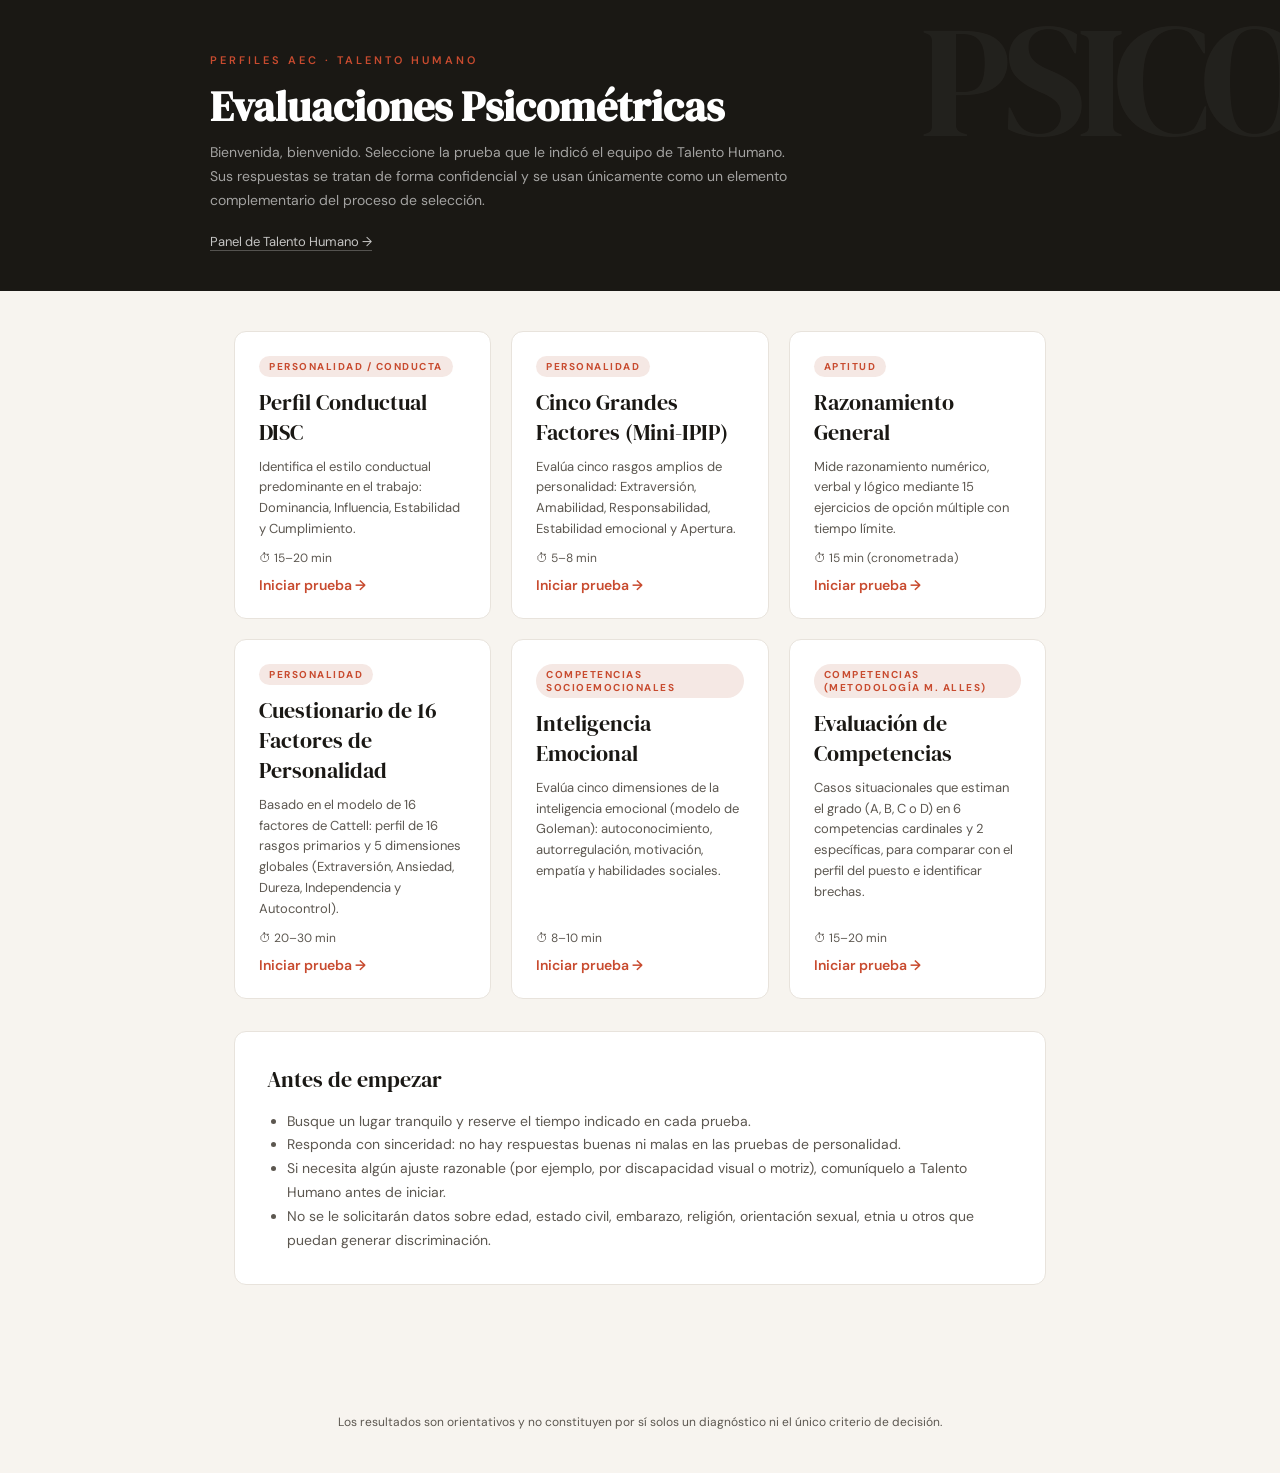
<file: index.html>
<!DOCTYPE html>
<html lang="es">
<head>
<meta charset="UTF-8">
<meta name="viewport" content="width=device-width, initial-scale=1.0">
<title>Pruebas Psicométricas</title>
<link href="https://fonts.googleapis.com/css2?family=DM+Serif+Display:ital@0;1&family=DM+Sans:wght@300;400;500;600;700&display=swap" rel="stylesheet">
<link rel="stylesheet" href="css/styles.css">
</head>
<body>

<div class="header" data-watermark="PSICO">
  <div class="header-inner">
    <div class="header-tag" id="org">Talento Humano</div>
    <h1>Evaluaciones Psicométricas</h1>
    <p>Bienvenida, bienvenido. Seleccione la prueba que le indicó el equipo de Talento Humano. Sus respuestas se tratan de forma confidencial y se usan únicamente como un elemento complementario del proceso de selección.</p>
    <nav class="header-nav"><a href="panel.html">Panel de Talento Humano →</a></nav>
  </div>
</div>

<div class="container">
  <div class="catalog" id="catalog"></div>

  <div class="card" style="margin-top:32px">
    <h2>Antes de empezar</h2>
    <ul>
      <li>Busque un lugar tranquilo y reserve el tiempo indicado en cada prueba.</li>
      <li>Responda con sinceridad: no hay respuestas buenas ni malas en las pruebas de personalidad.</li>
      <li>Si necesita algún ajuste razonable (por ejemplo, por discapacidad visual o motriz), comuníquelo a Talento Humano antes de iniciar.</li>
      <li>No se le solicitarán datos sobre edad, estado civil, embarazo, religión, orientación sexual, etnia u otros que puedan generar discriminación.</li>
    </ul>
  </div>
</div>

<footer>Los resultados son orientativos y no constituyen por sí solos un diagnóstico ni el único criterio de decisión.</footer>

<script src="js/config.js"></script>
<script src="js/tests.js"></script>
<script src="js/common.js"></script>
<script>
  document.getElementById('org').textContent = CONFIG.organizacion + ' · Talento Humano';
  document.getElementById('catalog').innerHTML = Object.values(TESTS).map(t => `
    <a class="test-card" href="prueba.html?t=${t.id}">
      <span class="badge">${esc(t.categoria)}</span>
      <h3>${esc(t.nombre)}</h3>
      <p>${esc(t.descripcion)}</p>
      <div class="meta"><span>⏱ ${esc(t.duracion)}</span></div>
      <span class="go">Iniciar prueba →</span>
    </a>`).join('');
</script>
</body>
</html>
</file>
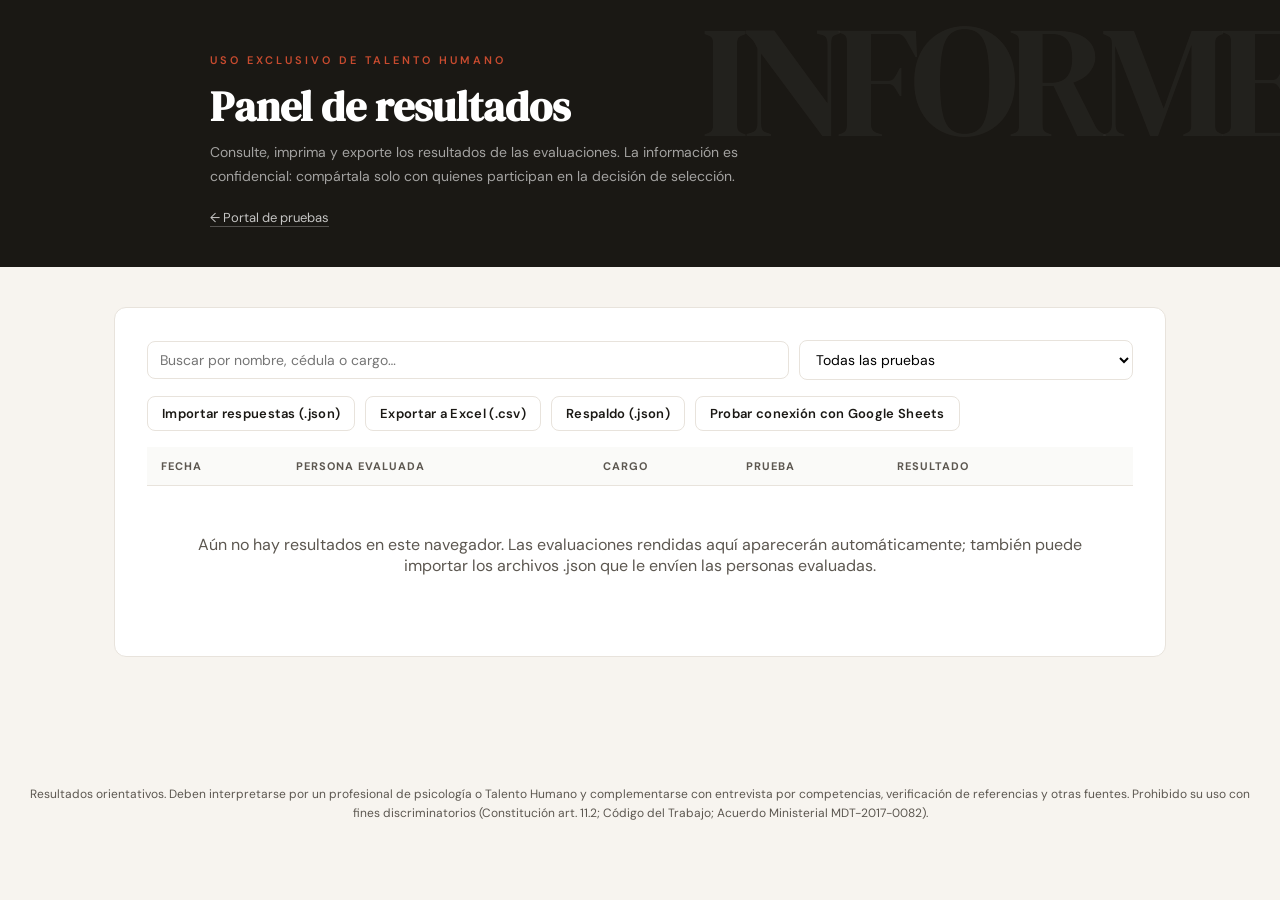
<file: panel.html>
<!DOCTYPE html>
<html lang="es">
<head>
<meta charset="UTF-8">
<meta name="viewport" content="width=device-width, initial-scale=1.0">
<title>Panel de Talento Humano</title>
<link href="https://fonts.googleapis.com/css2?family=DM+Serif+Display:ital@0;1&family=DM+Sans:wght@300;400;500;600;700&display=swap" rel="stylesheet">
<link rel="stylesheet" href="css/styles.css">
</head>
<body>

<div class="header" data-watermark="INFORME">
  <div class="header-inner">
    <div class="header-tag">Uso exclusivo de Talento Humano</div>
    <h1 id="h1">Panel de resultados</h1>
    <p id="hp">Consulte, imprima y exporte los resultados de las evaluaciones. La información es confidencial: compártala solo con quienes participan en la decisión de selección.</p>
    <nav class="header-nav"><a href="index.html">← Portal de pruebas</a><a href="#" id="backList" class="hidden">← Volver al listado</a></nav>
  </div>
</div>

<div class="container wide">

  <!-- LISTADO -->
  <section id="listView">
    <div class="card">
      <div class="toolbar">
        <input type="search" id="q" placeholder="Buscar por nombre, cédula o cargo…">
        <select id="fTest"><option value="">Todas las pruebas</option></select>
      </div>
      <div class="toolbar no-print">
        <label class="btn secondary small" style="cursor:pointer">Importar respuestas (.json)
          <input type="file" id="importFile" accept=".json,application/json" multiple hidden>
        </label>
        <button class="btn secondary small" id="exportCsv">Exportar a Excel (.csv)</button>
        <button class="btn secondary small" id="exportJson">Respaldo (.json)</button>
        <button class="btn secondary small" id="testSheets">Probar conexión con Google Sheets</button>
        <span class="muted" id="importMsg"></span>
      </div>
      <div class="table-wrap">
        <table>
          <thead><tr><th>Fecha</th><th>Persona evaluada</th><th>Cargo</th><th>Prueba</th><th>Resultado</th><th></th></tr></thead>
          <tbody id="rows"></tbody>
        </table>
      </div>
      <div class="empty hidden" id="empty">Aún no hay resultados en este navegador. Las evaluaciones rendidas aquí aparecerán automáticamente; también puede importar los archivos .json que le envíen las personas evaluadas.</div>
    </div>
  </section>

  <!-- INFORME -->
  <section id="reportView" class="hidden">
    <div class="btn-row no-print" style="margin-bottom:20px">
      <button class="btn small" onclick="window.print()">Imprimir / Guardar PDF</button>
      <button class="btn danger small" id="delBtn">Eliminar registro</button>
    </div>
    <div id="report"></div>
  </section>
</div>

<footer>Resultados orientativos. Deben interpretarse por un profesional de psicología o Talento Humano y complementarse con entrevista por competencias, verificación de referencias y otras fuentes. Prohibido su uso con fines discriminatorios (Constitución art. 11.2; Código del Trabajo; Acuerdo Ministerial MDT-2017-0082).</footer>

<script src="js/config.js"></script>
<script src="js/tests.js"></script>
<script src="js/common.js"></script>
<script>
const $ = id => document.getElementById(id);
let currentId = null;

Object.values(TESTS).forEach(t => $('fTest').insertAdjacentHTML('beforeend', `<option value="${t.id}">${esc(t.nombre)}</option>`));

// ---------- Listado ----------
function renderList() {
  const q = $('q').value.trim().toLowerCase();
  const ft = $('fTest').value;
  const list = loadResults()
    .filter(r => !ft || r.prueba === ft)
    .filter(r => !q || [r.candidato.nombre, r.candidato.documento, r.candidato.cargo].join(' ').toLowerCase().includes(q))
    .sort((a, b) => b.fecha.localeCompare(a.fecha));
  $('rows').innerHTML = list.map(r => `
    <tr>
      <td>${esc(fmtDate(r.fecha))}</td>
      <td><strong>${esc(r.candidato.nombre)}</strong>${r.candidato.documento ? `<br><span class="muted">${esc(r.candidato.documento)}</span>` : ''}</td>
      <td>${esc(r.candidato.cargo)}</td>
      <td>${esc(TESTS[r.prueba]?.corto || r.prueba)}</td>
      <td><span class="pill">${esc(r.resultado.resumen)}</span></td>
      <td><a href="#${esc(r.id)}" class="btn secondary small">Ver informe</a></td>
    </tr>`).join('');
  $('empty').classList.toggle('hidden', list.length > 0);
}
$('q').oninput = renderList;
$('fTest').onchange = renderList;

// ---------- Importar / exportar ----------
$('importFile').onchange = async e => {
  const list = loadResults();
  const ids = new Set(list.map(r => r.id));
  let ok = 0, dup = 0, bad = 0;
  for (const f of e.target.files) {
    try {
      const data = JSON.parse(await f.text());
      for (const r of (Array.isArray(data) ? data : [data])) {
        const t = TESTS[r?.prueba];
        if (!t || !r.id || !r.candidato?.nombre || !Array.isArray(r.respuestas)) { bad++; continue; }
        if (ids.has(r.id)) { dup++; continue; }
        try { r.resultado = t.score(r.respuestas); } // se recalcula desde las respuestas originales
        catch (err) { bad++; continue; }
        list.push(r); ids.add(r.id); ok++;
      }
    } catch (err) { bad++; }
  }
  saveResults(list);
  $('importMsg').textContent = `Importados: ${ok}` + (dup ? ` · Duplicados omitidos: ${dup}` : '') + (bad ? ` · Archivos/registros no válidos: ${bad}` : '');
  e.target.value = '';
  renderList();
};

$('testSheets').onclick = async () => {
  const msg = $('importMsg');
  msg.textContent = 'Enviando fila de prueba…';
  const r = await sendToEndpoint({
    id: 'conexion-' + newId(), prueba: 'conexion', pruebaNombre: 'Prueba de conexión',
    candidato: { nombre: 'Prueba de conexión', cargo: '—' }, fecha: new Date().toISOString(), duracionSeg: 0,
    resultado: { resumen: 'Conexión OK' }, detalle: 'Fila de prueba: puede borrarla.'
  });
  msg.textContent = (r.ok ? '✓ ' : '✗ ') + r.detalle + (r.ok ? ' Revise la pestaña "Resultados" de su hoja.' : '');
  msg.style.color = r.ok ? 'var(--mas)' : 'var(--accent)';
};

$('exportJson').onclick = () => downloadFile(`respaldo_resultados_${new Date().toISOString().slice(0, 10)}.json`, JSON.stringify(loadResults(), null, 2), 'application/json');

$('exportCsv').onclick = () => {
  const cols = ['Fecha', 'Nombres', 'Documento', 'Correo', 'Cargo', 'Prueba', 'Duración (min)', 'Resultado', 'D', 'I', 'S', 'C', 'Extraversión', 'Amabilidad', 'Responsabilidad', 'Estabilidad emocional', 'Apertura', 'Aciertos', '% Aciertos', 'Detalle'];
  const cell = v => `"${String(v ?? '').replace(/"/g, '""')}"`;
  const rows = loadResults().map(r => {
    const x = r.resultado, d = x.dif || {}, p = x.puntajes || {};
    return [fmtDate(r.fecha), r.candidato.nombre, r.candidato.documento, r.candidato.correo, r.candidato.cargo, r.pruebaNombre,
      (r.duracionSeg / 60).toFixed(1), x.resumen, d.D, d.I, d.S, d.C, p.E, p.A, p.C, p.N, p.O, x.correctas, x.pct, TESTS[r.prueba]?.detalle ? TESTS[r.prueba].detalle(x) : ''].map(cell).join(';');
  });
  downloadFile(`resultados_${new Date().toISOString().slice(0, 10)}.csv`, '﻿' + [cols.map(cell).join(';'), ...rows].join('\r\n'), 'text/csv;charset=utf-8');
};

// ---------- Informe ----------
function bar(label, pct, color, val, center) {
  let style;
  if (center) {
    const w = Math.abs(pct) / 2;
    style = pct >= 0 ? `left:50%;width:${w}%` : `left:${50 - w}%;width:${w}%`;
  } else style = `width:${pct}%`;
  return `<div class="bar-row"><span>${esc(label)}</span><div class="bar-track ${center ? 'center' : ''}"><div class="bar-fill" style="${style};background:${color}"></div></div><span class="bar-val">${esc(val)}</span></div>`;
}

function reportDisc(r, t) {
  const x = r.resultado, n = t.grupos.length;
  const orden = Object.keys(x.dif).sort((a, b) => x.dif[b] - x.dif[a]);
  return `
    <div class="card">
      <h2>Perfil predominante: ${esc(x.perfil.split('').map(k => DISC_FACTORS[k].nombre).join(' – '))}</h2>
      <p>El gráfico muestra la diferencia (MÁS − MENOS) de cada factor, en un rango de −${n} a +${n}. Valores a la derecha del centro indican que el factor está presente en su estilo habitual; a la izquierda, que es menos característico.</p>
      <div class="bars">${orden.map(k => bar(DISC_FACTORS[k].nombre + ` (${k})`, x.dif[k] / n * 100, DISC_FACTORS[k].color, (x.dif[k] > 0 ? '+' : '') + x.dif[k], true)).join('')}</div>
      <table class="disc-table">
        <thead><tr><th>Factor</th><th>MÁS<br><span class="muted">Estilo bajo presión / adaptado</span></th><th>MENOS<br><span class="muted">Rechazo</span></th><th>Diferencia<br><span class="muted">Estilo habitual</span></th></tr></thead>
        <tbody>${'DISC'.split('').map(k => `<tr><td>${DISC_FACTORS[k].nombre} (${k})</td><td>${x.mas[k]}</td><td>${x.menos[k]}</td><td><strong>${x.dif[k]}</strong></td></tr>`).join('')}</tbody>
      </table>
    </div>
    <div class="card">
      <h2>Interpretación por factor</h2>
      ${orden.map(k => { const f = DISC_FACTORS[k]; return `
        <div class="dim-block" style="border-color:${f.color}">
          <h4>${f.nombre} — ${x.dif[k] > 0 ? 'presente' : x.dif[k] === 0 ? 'equilibrado' : 'poco presente'} (${x.dif[k]})</h4>
          <p class="muted">${esc(f.desc)}</p>
          <p>${esc(x.dif[k] > 0 ? f.alto : f.bajo)}</p>
        </div>`; }).join('')}
      <div class="note">El DISC describe estilos de conducta, no capacidades ni valores. Ningún perfil es mejor que otro: el ajuste depende de las exigencias reales del cargo. La clave de calificación de esta versión debe ser validada por un profesional de psicología antes de usarse en decisiones.</div>
    </div>`;
}

function reportBig5(r) {
  const x = r.resultado;
  return `
    <div class="card">
      <h2>Puntajes por factor</h2>
      <p>Cada factor se mide con 4 ítems (rango 4 a 20). Niveles referenciales: bajo 4–9, medio 10–14, alto 15–20.</p>
      <div class="bars">${Object.keys(BIG5_FACTORS).map(k => bar(BIG5_FACTORS[k].nombre, (x.puntajes[k] - 4) / 16 * 100, BIG5_FACTORS[k].color, `${x.puntajes[k]}/20`)).join('')}</div>
    </div>
    <div class="card">
      <h2>Interpretación</h2>
      ${Object.keys(BIG5_FACTORS).map(k => { const f = BIG5_FACTORS[k], lvl = x.niveles[k]; return `
        <div class="dim-block" style="border-color:${f.color}">
          <h4>${f.nombre} — nivel ${lvl}</h4>
          <p>${esc(f[lvl])}</p>
        </div>`; }).join('')}
      <div class="note">Mini-IPIP (Donnellan et al., 2006), ítems de dominio público del International Personality Item Pool. Los niveles son referenciales y no cuentan con baremos para población ecuatoriana; úselos como insumo para la entrevista, no como criterio de exclusión.</div>
    </div>`;
}

function reportChoice(r, t) {
  const x = r.resultado;
  return `
    <div class="card">
      <h2>${x.correctas} de ${x.total} aciertos (${x.pct} %) — ${esc(x.nivel)}</h2>
      ${r.finalizadaPorTiempo ? '<p><strong>La prueba se envió automáticamente al agotarse el tiempo.</strong></p>' : ''}
      <div class="bars">
        ${bar('Total', x.pct, 'var(--mas)', x.pct + ' %')}
        ${Object.entries(x.porArea).map(([a, v]) => bar(a, v.correctas / v.total * 100, 'var(--c)', `${v.correctas}/${v.total}`)).join('')}
      </div>
    </div>
    <div class="card">
      <h2>Detalle de respuestas</h2>
      <div class="table-wrap"><table class="answers">
        <thead><tr><th>#</th><th>Ejercicio</th><th>Respuesta</th><th>Correcta</th><th></th></tr></thead>
        <tbody>${t.items.map((it, i) => { const v = r.respuestas[i]; return `
          <tr><td>${i + 1}</td><td>${esc(it.t)}</td><td>${v === null || v === undefined ? '<span class="muted">Sin responder</span>' : esc(it.o[v])}</td><td>${esc(it.o[it.a])}</td><td class="${v === it.a ? 'ok' : 'bad'}">${v === it.a ? '✓' : '✗'}</td></tr>`; }).join('')}
        </tbody>
      </table></div>
      <div class="note">Niveles referenciales: Superior ≥ 80 %, Promedio alto 60–79 %, Promedio 40–59 %, En desarrollo &lt; 40 %. Considere ajustes razonables para personas con discapacidad (Ley Orgánica de Discapacidades).</div>
    </div>`;
}

function report16pf(r) {
  const x = r.resultado;
  const cells = s => Array.from({ length: 10 }, (_, i) => `<span class="${i + 1 === s ? 'on' : i >= 3 && i <= 6 ? 'mid' : ''}">${i + 1}</span>`).join('');
  const extremos = Object.keys(PF16_FACTORS).filter(k => x.decatipos[k] <= 3 || x.decatipos[k] >= 8);
  return `
    ${x.manejoImagenAlto ? `<div class="note" style="margin:0 0 24px;border-color:#FCA5A5;background:#FEF2F2;color:#991B1B"><strong>Atención — Manejo de imagen alto (${x.manejoImagen}/20).</strong> La persona respondió de forma que tiende a dar una imagen muy favorable de sí. Interprete el perfil con cautela y contrástelo en la entrevista.</div>` : ''}
    <div class="card">
      <h2>Perfil de los 16 factores primarios</h2>
      <p>Decatipos referenciales del 1 al 10. La franja central (4–7) corresponde a valores promedio; los extremos (1–3 y 8–10) describen rasgos marcados hacia el polo izquierdo o derecho.</p>
      <div class="table-wrap"><table class="sten-table">
        <thead><tr><th>Factor</th><th style="text-align:right">Polo bajo (1–3)</th><th>Decatipo</th><th>Polo alto (8–10)</th></tr></thead>
        <tbody>${Object.entries(PF16_FACTORS).map(([k, f]) => `
          <tr><td class="fac">${k} · ${esc(f.nombre)}</td><td class="pole r">${esc(f.polos[0])}</td><td><div class="sten-cells">${cells(x.decatipos[k])}</div></td><td class="pole">${esc(f.polos[1])}</td></tr>`).join('')}
        </tbody>
      </table></div>
    </div>
    <div class="card">
      <h2>Dimensiones globales</h2>
      <div class="bars">${Object.entries(PF16_GLOBALS).map(([g, d]) => bar(d.nombre, (x.globales[g] - 1) / 9 * 100, 'var(--c)', x.globales[g])).join('')}</div>
      ${Object.entries(PF16_GLOBALS).map(([g, d]) => { const v = x.globales[g]; return `
        <div class="dim-block" style="border-color:var(--c)"><h4>${d.nombre} — ${v >= 7.5 ? 'alta' : v <= 3.5 ? 'baja' : 'promedio'} (${v})</h4>
        <p>${v >= 7.5 ? esc(d.alto) : v <= 3.5 ? esc(d.bajo) : 'Equilibrio entre ambos polos: ' + esc(d.bajo.toLowerCase().replace(/\.$/, '')) + ' / ' + esc(d.alto.toLowerCase())}</p></div>`; }).join('')}
    </div>
    <div class="card">
      <h2>Rasgos destacados</h2>
      ${extremos.length ? extremos.map(k => { const f = PF16_FACTORS[k], s = x.decatipos[k]; return `
        <div class="dim-block" style="border-color:var(--accent)"><h4>${esc(f.nombre)} (${k}) — decatipo ${s}: ${esc(f.polos[s >= 8 ? 1 : 0])}</h4><p>${esc(s >= 8 ? f.alto : f.bajo)}</p></div>`; }).join('')
        : '<p>No se observan rasgos extremos; el perfil se ubica en el rango promedio en todos los factores.</p>'}
      <div class="note">Cuestionario original basado en el modelo de 16 factores de Cattell. <strong>No es el 16PF-5 oficial</strong> (IPAT/PSI; TEA Ediciones en español) ni utiliza sus ítems o baremos. Los decatipos se obtienen por transformación lineal del puntaje directo y son referenciales; la interpretación debe realizarla un profesional de psicología.</div>
    </div>`;
}

function reportIE(r) {
  const x = r.resultado;
  return `
    <div class="card">
      <h2>Coeficiente emocional global: ${x.total}/125 — nivel ${x.nivelTotal}</h2>
      <p>Cada dimensión tiene un rango de 5 a 25. Niveles referenciales: bajo 5–12, medio 13–19, alto 20–25.</p>
      <div class="bars">
        ${bar('Global', (x.total - 25) / 100 * 100, 'var(--accent)', x.total)}
        ${Object.entries(IE_DIMS).map(([k, d]) => bar(d.nombre, (x.puntajes[k] - 5) / 20 * 100, d.color, `${x.puntajes[k]}/25`)).join('')}
      </div>
    </div>
    <div class="card">
      <h2>Interpretación por dimensión</h2>
      ${Object.entries(IE_DIMS).map(([k, d]) => `
        <div class="dim-block" style="border-color:${d.color}"><h4>${d.nombre} — nivel ${x.niveles[k]}</h4>
        <p class="muted">${esc(d.desc)}</p><p>${esc(d[x.niveles[k]])}</p></div>`).join('')}
      <div class="note">Cuestionario original de autoinforme basado en el modelo de competencias emocionales de Goleman. Mide la percepción que la persona tiene de sí; se recomienda contrastar con entrevista conductual y referencias. Niveles sin baremo normativo.</div>
    </div>`;
}

function reportCompetencias(r) {
  const x = r.resultado, req = r.requeridos || {};
  const gradeBadge = g => `<span class="grade" style="background:${GRADOS[g].color}">${g}</span>`;
  const brecha = k => {
    const q = req[k];
    if (!q) return '<span class="muted">—</span>';
    const d = GRADOS[q].pts - GRADOS[x.grados[k]].pts;
    return d <= 0 ? '<span class="gap-ok">✓ Cumple</span>' : `<span class="gap-bad">Brecha de ${d} grado${d > 1 ? 's' : ''}</span>`;
  };
  return `
    <div class="card">
      <h2>Grados por competencia</h2>
      <p>Escala de grados: <strong>A</strong> alto · <strong>B</strong> bueno, por encima del estándar · <strong>C</strong> mínimo necesario para el puesto · <strong>D</strong> insatisfactorio. Seleccione el <strong>grado requerido</strong> según el perfil del puesto para calcular las brechas (se guarda automáticamente).</p>
      <div class="table-wrap"><table class="comp-table">
        <thead><tr><th>Competencia</th><th>Tipo</th><th>Grado observado</th><th>Grado requerido</th><th>Brecha</th></tr></thead>
        <tbody>${Object.entries(COMPETENCIAS).map(([k, c]) => `
          <tr><td><strong>${esc(c.nombre)}</strong></td><td>${c.tipo}</td><td>${gradeBadge(x.grados[k])} <span class="muted">(${x.promedios[k].toFixed(1)})</span></td>
          <td><select data-comp="${k}"><option value="">—</option>${'ABCD'.split('').map(g => `<option ${req[k] === g ? 'selected' : ''}>${g}</option>`).join('')}</select></td>
          <td id="gap-${k}">${brecha(k)}</td></tr>`).join('')}
        </tbody>
      </table></div>
    </div>
    <div class="card">
      <h2>Guía de entrevista por competencias</h2>
      <p>Preguntas por incidentes críticos para verificar cada competencia. Pida ejemplos concretos del pasado: <strong>situación, tarea, acción y resultado</strong>. Priorice las competencias con brecha o con grado C o D.</p>
      ${Object.entries(COMPETENCIAS).map(([k, c]) => `
        <div class="dim-block" style="border-color:${GRADOS[x.grados[k]].color}">
          <h4>${esc(c.nombre)} — grado ${x.grados[k]}</h4>
          <p class="muted">${esc(c.def)}</p>
          <ul class="questions">${c.preguntas.map(q => `<li>${esc(q)}</li>`).join('')}</ul>
        </div>`).join('')}
      <div class="note">Instrumento de casos situacionales construido según la metodología de gestión por competencias de Martha Alles (competencias cardinales y específicas, grados A–D y análisis de brechas). Las definiciones y los casos son originales, no se tomaron del <em>Diccionario de competencias</em>. El resultado es una estimación inicial: el grado final debe confirmarse con la entrevista por competencias.</div>
    </div>`;
}

// Guarda el grado requerido por competencia en el registro
document.addEventListener('change', e => {
  const k = e.target.dataset?.comp;
  if (!k || !currentId) return;
  const list = loadResults(), rec = list.find(r => r.id === currentId);
  rec.requeridos = rec.requeridos || {};
  if (e.target.value) rec.requeridos[k] = e.target.value; else delete rec.requeridos[k];
  saveResults(list);
  const y = window.scrollY;
  showReport(currentId);
  window.scrollTo(0, y);
});

const REPORTS = { disc: reportDisc, bigfive: reportBig5, razonamiento: reportChoice, pf16: report16pf, ie: reportIE, competencias: reportCompetencias };

function showReport(id) {
  const r = loadResults().find(x => x.id === id);
  if (!r) { location.hash = ''; return; }
  const t = TESTS[r.prueba];
  currentId = id;
  const c = r.candidato;
  $('h1').textContent = 'Informe: ' + r.pruebaNombre;
  $('hp').textContent = 'Documento confidencial — ' + CONFIG.organizacion;
  $('listView').classList.add('hidden');
  $('reportView').classList.remove('hidden');
  $('backList').classList.remove('hidden');
  $('report').innerHTML = `
    <div class="card report-head">
      <dl>
        <dt>Persona evaluada</dt><dd><strong>${esc(c.nombre)}</strong></dd>
        ${c.documento ? `<dt>Documento</dt><dd>${esc(c.documento)}</dd>` : ''}
        ${c.correo ? `<dt>Correo</dt><dd>${esc(c.correo)}</dd>` : ''}
        <dt>Cargo</dt><dd>${esc(c.cargo)}</dd>
      </dl>
      <dl>
        <dt>Prueba</dt><dd>${esc(r.pruebaNombre)}</dd>
        <dt>Fecha</dt><dd>${esc(fmtDate(r.fecha))}</dd>
        <dt>Duración</dt><dd>${esc(fmtDur(r.duracionSeg))}</dd>
      </dl>
    </div>
    ${(REPORTS[r.prueba] || reportChoice)(r, t)}
    <div class="card">
      <h2>Observaciones de la persona evaluadora</h2>
      <p style="min-height:90px;border-bottom:1px solid var(--border)"></p>
      <p class="muted" style="margin-top:40px">Firma y nombre: ______________________________</p>
    </div>`;
  window.scrollTo(0, 0);
}

function showList() {
  currentId = null;
  $('h1').textContent = 'Panel de resultados';
  $('hp').textContent = 'Consulte, imprima y exporte los resultados de las evaluaciones. La información es confidencial: compártala solo con quienes participan en la decisión de selección.';
  $('reportView').classList.add('hidden');
  $('listView').classList.remove('hidden');
  $('backList').classList.add('hidden');
  renderList();
}

$('backList').onclick = e => { e.preventDefault(); location.hash = ''; };

$('delBtn').onclick = () => {
  if (!currentId || !confirm('¿Eliminar definitivamente este registro de este navegador? Esta acción no se puede deshacer.')) return;
  saveResults(loadResults().filter(r => r.id !== currentId));
  location.hash = '';
};

function route() {
  const id = decodeURIComponent(location.hash.slice(1));
  id ? showReport(id) : showList();
}
window.addEventListener('hashchange', route);
route();
</script>
</body>
</html>
</file>
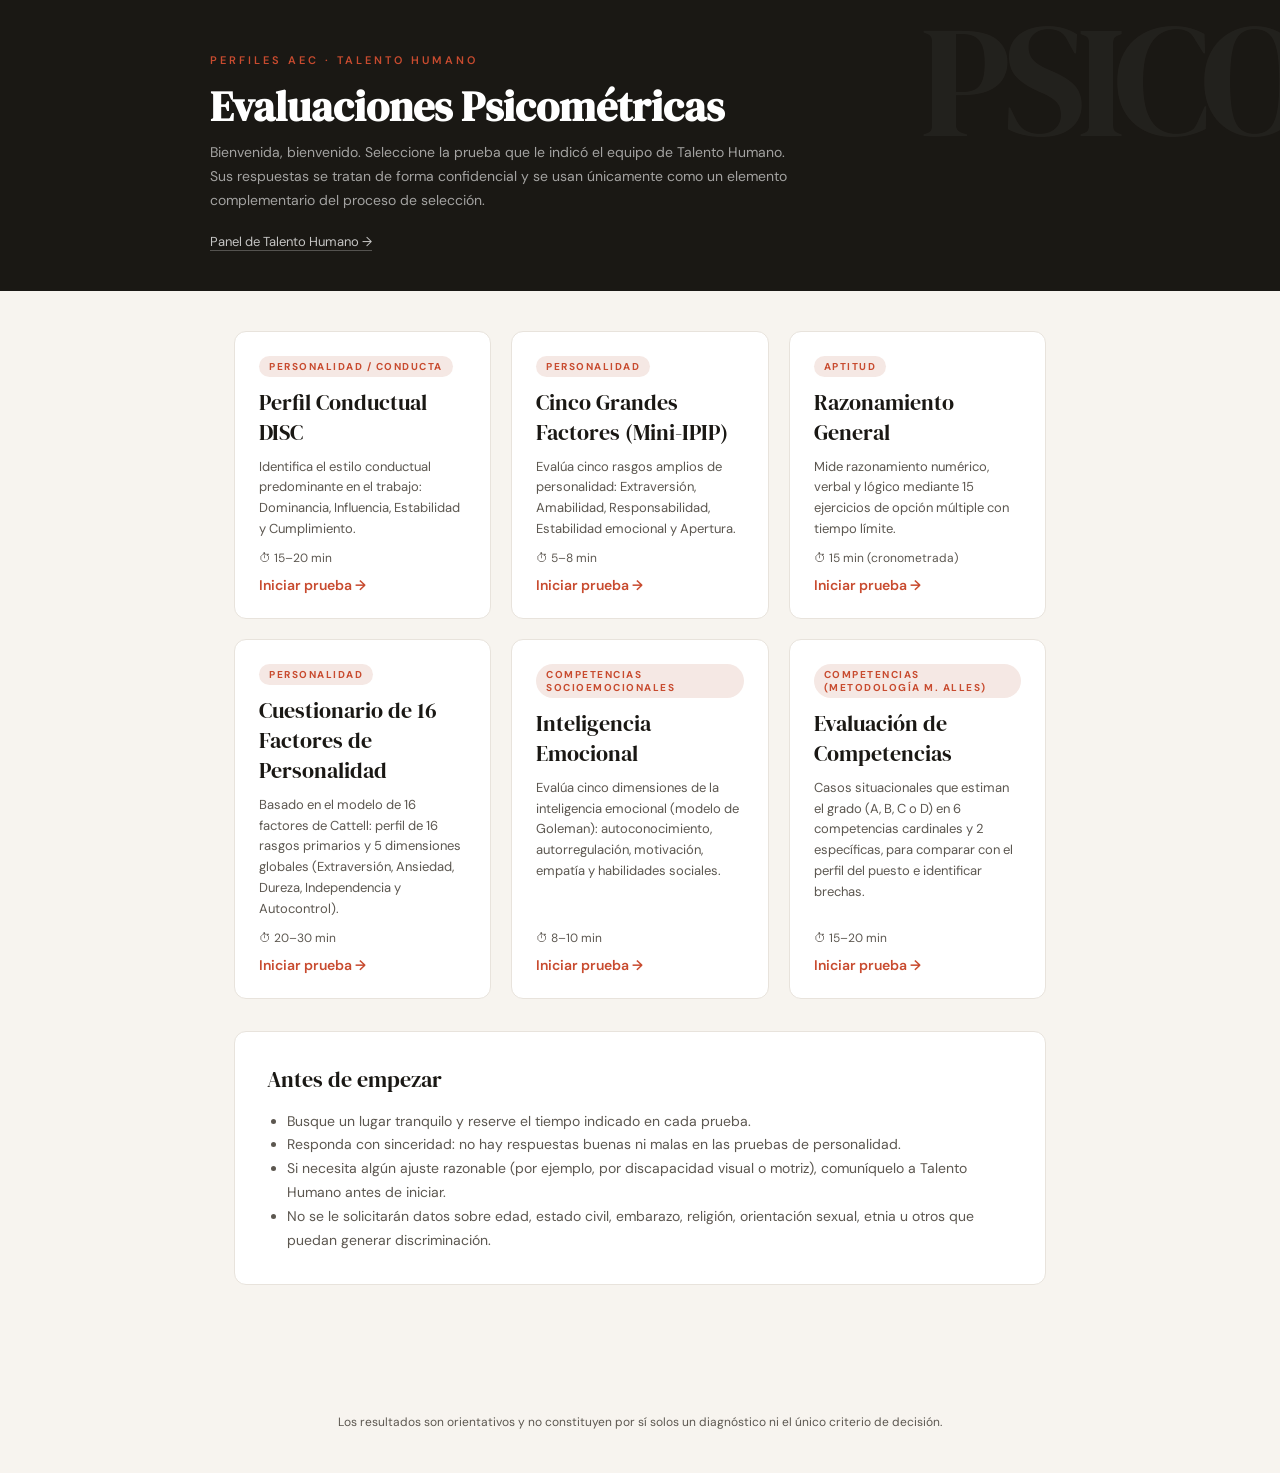
<file: prueba.html>
<!DOCTYPE html>
<html lang="es">
<head>
<meta charset="UTF-8">
<meta name="viewport" content="width=device-width, initial-scale=1.0">
<title>Prueba Psicométrica</title>
<link href="https://fonts.googleapis.com/css2?family=DM+Serif+Display:ital@0;1&family=DM+Sans:wght@300;400;500;600;700&display=swap" rel="stylesheet">
<link rel="stylesheet" href="css/styles.css">
</head>
<body>

<div class="header" id="header">
  <div class="header-inner">
    <div class="header-tag">Evaluación Psicométrica</div>
    <h1 id="title">Prueba</h1>
    <p id="subtitle"></p>
    <nav class="header-nav" id="backNav"><a href="index.html">← Volver al inicio</a></nav>
    <div class="progress-bar-wrap"><div class="progress-bar-fill" id="progressBar"></div></div>
    <div class="progress-label" id="progressLabel"></div>
  </div>
</div>

<div class="container">

  <!-- PASO 1: datos y consentimiento -->
  <section id="stepStart">
    <div class="card">
      <h2>Datos de la persona evaluada</h2>
      <div class="form-row">
        <div class="form-group full">
          <label for="nombre">Nombres y apellidos *</label>
          <input type="text" id="nombre" autocomplete="name" placeholder="Ej: María González López">
        </div>
        <div class="form-group">
          <label for="documento">Cédula / Pasaporte</label>
          <input type="text" id="documento" inputmode="numeric" placeholder="Opcional">
        </div>
        <div class="form-group">
          <label for="correo">Correo electrónico</label>
          <input type="email" id="correo" autocomplete="email" placeholder="Opcional">
        </div>
        <div class="form-group full">
          <label for="cargo">Cargo al que postula *</label>
          <input type="text" id="cargo" placeholder="Ej: Analista de Talento Humano">
        </div>
      </div>
      <label class="consent">
        <input type="checkbox" id="consent">
        <span id="consentText"></span>
      </label>
    </div>

    <div class="instructions">
      <div class="instructions-icon">📋</div>
      <p id="instructions"></p>
    </div>

    <div class="submit-area">
      <div class="error-msg" id="startError"></div>
      <button class="btn" id="startBtn">Comenzar prueba →</button>
    </div>
  </section>

  <!-- PASO 2: ítems -->
  <section id="stepTest" class="hidden">
    <div class="instructions">
      <div class="instructions-icon">📋</div>
      <p id="instructions2"></p>
    </div>
    <div class="legend hidden" id="discLegend">
      <div class="legend-item"><div class="legend-dot mas"></div><span>MÁS — la que más le representa</span></div>
      <div class="legend-item"><div class="legend-dot menos"></div><span>MENOS — la que menos le representa</span></div>
    </div>
    <div class="counter-strip">
      <span>Progreso: <strong id="counterText"></strong></span>
      <span class="timer hidden" id="timer"></span>
      <span id="pendingText" style="color:var(--accent); font-weight:500;"></span>
    </div>
    <div id="items"></div>
    <div class="submit-area">
      <div class="error-msg" id="submitError"></div>
      <button class="btn" id="submitBtn">Enviar evaluación →</button>
    </div>
  </section>

  <!-- PASO 3: agradecimiento -->
  <section id="stepDone" class="hidden">
    <div class="success-screen">
      <div class="success-icon">✓</div>
      <h2>¡Evaluación completada!</h2>
      <p id="doneText"></p>
      <div class="btn-row" style="justify-content:center">
        <button class="btn secondary" id="downloadBtn">Descargar mis respuestas (.json)</button>
        <a class="btn" href="index.html">Volver al inicio</a>
      </div>
    </div>
  </section>
</div>

<script src="js/config.js"></script>
<script src="js/tests.js"></script>
<script src="js/common.js"></script>
<script>
const params = new URLSearchParams(location.search);
const test = TESTS[params.get('t')];
if (!test) location.replace('index.html');

const $ = id => document.getElementById(id);
let resp = [];           // respuestas por ítem
let startedAt = null;
let timerId = null;
let finished = false;
let candidato = null;
let record = null;

const totalItems = test.tipo === 'disc' ? test.grupos.length : test.items.length;
const unidad = test.tipo === 'disc' ? 'grupos' : 'preguntas';

// ---------- Paso 1 ----------
document.title = test.nombre;
$('header').dataset.watermark = test.corto.toUpperCase();
$('title').textContent = test.nombre;
$('subtitle').textContent = test.descripcion;
$('instructions').innerHTML = test.instrucciones;
$('instructions2').innerHTML = test.instrucciones;
$('consentText').innerHTML = `Autorizo a <strong>${esc(CONFIG.organizacion)}</strong> a tratar mis datos personales y los resultados de esta prueba con la finalidad exclusiva de evaluación dentro del proceso de selección, conforme a la Ley Orgánica de Protección de Datos Personales del Ecuador. Entiendo que los resultados son confidenciales, complementarios y no serán usados con fines discriminatorios, y que puedo ejercer mis derechos de acceso, rectificación, eliminación y oposición escribiendo a <a href="mailto:${esc(CONFIG.contactoDatos)}">${esc(CONFIG.contactoDatos)}</a>. *`;
updateProgress();

$('startBtn').onclick = () => {
  const nombre = $('nombre').value.trim();
  const cargo = $('cargo').value.trim();
  const err = $('startError');
  if (!nombre || !cargo) { err.style.display = 'block'; err.textContent = 'Por favor complete sus nombres y el cargo al que postula.'; return; }
  if (!$('consent').checked) { err.style.display = 'block'; err.textContent = 'Para continuar es necesario aceptar el consentimiento de tratamiento de datos.'; return; }
  candidato = { nombre, cargo, documento: $('documento').value.trim(), correo: $('correo').value.trim() };
  $('stepStart').classList.add('hidden');
  $('stepTest').classList.remove('hidden');
  $('backNav').classList.add('hidden');
  buildItems();
  startedAt = Date.now();
  if (test.tiempoLimite) startTimer();
  window.scrollTo({ top: 0, behavior: 'smooth' });
};

window.addEventListener('beforeunload', e => {
  if (startedAt && !finished) { e.preventDefault(); e.returnValue = ''; }
});

// ---------- Paso 2 ----------
function buildItems() {
  const box = $('items');
  if (test.tipo === 'disc') {
    $('discLegend').classList.remove('hidden');
    resp = test.grupos.map(() => ({}));
    box.className = 'groups-grid';
    box.innerHTML = test.grupos.map((g, gi) => `
      <div class="group-card" id="item-${gi}">
        <div class="group-header"><span class="group-num">${gi + 1}</span><span class="group-status" id="status-${gi}">Sin completar</span></div>
        <div class="group-cols">
          <div class="col-header">Palabras</div><div class="col-header mas">MÁS</div><div class="col-header menos">MENOS</div>
          ${g.map((w, wi) => `
            <div class="word-label">${esc(w[0])}</div>
            <div class="word-cell"><input type="radio" class="disc-radio mas-radio" name="mas-${gi}" value="${wi}" aria-label="Más: ${esc(w[0])}" data-g="${gi}" data-k="mas"></div>
            <div class="word-cell"><input type="radio" class="disc-radio menos-radio" name="menos-${gi}" value="${wi}" aria-label="Menos: ${esc(w[0])}" data-g="${gi}" data-k="menos"></div>
          `).join('')}
        </div>
      </div>`).join('');
  } else {
    resp = test.items.map(() => null);
    // Ítems con opciones propias (ejercicios o casos) se muestran como a), b), c)…; el resto usa la escala Likert
    const opt = (i, v, lbl) => `<label class="opt"><input type="radio" name="q-${i}" value="${v}" data-g="${i}"><span>${lbl}</span></label>`;
    const opts = (it, i) => it.o
      ? it.o.map((o, v) => opt(i, v, `${String.fromCharCode(97 + v)}) ${esc(typeof o === 'string' ? o : o.t)}`)).join('')
      : test.escala.map((lbl, v) => opt(i, v, esc(lbl))).join('');
    box.innerHTML = test.items.map((it, i) => `
      <div class="item-card" id="item-${i}">
        <div class="item-text"><span class="n">${i + 1}.</span>${esc(it.t)}</div>
        <div class="options ${it.o ? (it.o.some(o => typeof o !== 'string') ? 'stacked' : '') : 'likert'}">${opts(it, i)}</div>
      </div>`).join('');
  }
  box.addEventListener('change', onChange);
  updateProgress();
}

function onChange(e) {
  const el = e.target;
  const g = +el.dataset.g, v = +el.value;
  if (test.tipo === 'disc') {
    const k = el.dataset.k, other = k === 'mas' ? 'menos' : 'mas';
    if (resp[g][other] === v) {
      document.querySelectorAll(`input[name="${other}-${g}"]`).forEach(r => r.checked = false);
      delete resp[g][other];
    }
    resp[g][k] = v;
    const r = resp[g];
    $('status-' + g).textContent = isDone(r) ? '✓ Completado' : r.mas !== undefined ? 'Falta MENOS' : 'Falta MÁS';
  } else {
    resp[g] = v;
  }
  const card = $('item-' + g);
  card.classList.remove('error');
  card.classList.toggle('complete', isDone(resp[g]));
  updateProgress();
}

function isDone(r) {
  return test.tipo === 'disc' ? r && r.mas !== undefined && r.menos !== undefined : r !== null && r !== undefined;
}

function updateProgress() {
  const done = resp.filter(isDone).length;
  $('progressBar').style.width = (done / totalItems * 100) + '%';
  $('progressLabel').textContent = `${done} de ${totalItems} ${unidad} completados`;
  $('counterText').textContent = `${done} / ${totalItems}`;
  const pending = totalItems - done;
  $('pendingText').textContent = pending ? `${pending} pendientes` : '¡Todo completado!';
  $('pendingText').style.color = pending ? 'var(--accent)' : 'var(--mas)';
}

function startTimer() {
  const t = $('timer');
  t.classList.remove('hidden');
  const tick = () => {
    const left = Math.max(0, test.tiempoLimite - Math.floor((Date.now() - startedAt) / 1000));
    t.textContent = '⏱ ' + String(Math.floor(left / 60)).padStart(2, '0') + ':' + String(left % 60).padStart(2, '0');
    t.classList.toggle('low', left <= 60);
    if (left === 0) { clearInterval(timerId); finish(true); }
  };
  tick();
  timerId = setInterval(tick, 1000);
}

$('submitBtn').onclick = () => {
  const missing = [];
  resp.forEach((r, i) => { if (!isDone(r)) { missing.push(i + 1); $('item-' + i).classList.add('error'); } });
  if (missing.length) {
    const err = $('submitError');
    err.style.display = 'block';
    err.textContent = `Faltan ${missing.length} ${unidad} por completar: ${missing.join(', ')}.` + (test.tipo === 'disc' ? ' Cada grupo necesita una selección MÁS y una MENOS.' : '');
    $('item-' + (missing[0] - 1)).scrollIntoView({ behavior: 'smooth', block: 'center' });
    return;
  }
  finish(false);
};

// ---------- Paso 3 ----------
async function finish(porTiempo) {
  if (finished) return;
  finished = true;
  clearInterval(timerId);
  const respuestas = test.tipo === 'choice' ? resp.map(r => r ?? null) : resp;
  record = {
    id: newId(),
    prueba: test.id,
    pruebaNombre: test.nombre,
    candidato,
    fecha: new Date().toISOString(),
    duracionSeg: Math.round((Date.now() - startedAt) / 1000),
    finalizadaPorTiempo: porTiempo,
    respuestas,
    resultado: test.score(respuestas)
  };
  record.detalle = test.detalle ? test.detalle(record.resultado) : '';
  addResult(record);
  const envio = await sendToEndpoint(record);
  const enviado = envio.ok;

  $('stepTest').classList.add('hidden');
  $('stepDone').classList.remove('hidden');
  $('progressBar').style.width = '100%';
  $('progressLabel').textContent = 'Evaluación enviada ✓';
  $('doneText').innerHTML = (porTiempo ? 'El tiempo de la prueba ha concluido. ' : '') +
    `Gracias, <strong>${esc(candidato.nombre)}</strong>. Sus respuestas para el cargo de <strong>${esc(candidato.cargo)}</strong> han sido registradas.` +
    (enviado ? ' El equipo de Talento Humano las recibió y se comunicará con usted.' :
      ' Si rindió la prueba desde su propio dispositivo, descargue su archivo de respuestas y envíelo a Talento Humano según las indicaciones recibidas.');
  window.scrollTo({ top: 0, behavior: 'smooth' });
}

$('downloadBtn').onclick = () => {
  downloadFile(`${test.id}_${slug(candidato.nombre)}.json`, JSON.stringify(record, null, 2), 'application/json');
};
</script>
</body>
</html>
</file>
<file: css/styles.css>
:root {
  --bg: #F7F4EF;
  --surface: #FFFFFF;
  --surface2: #FAFAF8;
  --ink: #1A1814;
  --ink-soft: #5C5750;
  --accent: #C84B2F;
  --accent-light: #F5E8E4;
  --gold: #B8860B;
  --gold-light: #FDF8EC;
  --border: #E8E3DC;
  --mas: #1B4F3C;
  --mas-light: #E8F3EE;
  --menos: #4A1520;
  --menos-light: #F5E8EA;
  --d: #C84B2F;
  --i: #D9A21B;
  --s: #2E8B57;
  --c: #2F5D8A;
  --radius: 12px;
}

* { box-sizing: border-box; margin: 0; padding: 0; }

body {
  font-family: 'DM Sans', sans-serif;
  background: var(--bg);
  color: var(--ink);
  min-height: 100vh;
}

a { color: var(--accent); }

/* HEADER */
.header {
  background: var(--ink);
  color: white;
  padding: 48px 40px 40px;
  position: relative;
  overflow: hidden;
}
.header::before {
  content: attr(data-watermark);
  position: absolute;
  right: -20px;
  top: -30px;
  font-family: 'DM Serif Display', serif;
  font-size: 160px;
  color: rgba(255,255,255,0.04);
  letter-spacing: -8px;
  user-select: none;
  pointer-events: none;
}
.header-inner { max-width: 860px; margin: 0 auto; position: relative; }
.header-tag {
  display: inline-block;
  font-size: 11px;
  font-weight: 600;
  letter-spacing: 3px;
  text-transform: uppercase;
  color: var(--accent);
  margin-bottom: 16px;
}
.header h1 {
  font-family: 'DM Serif Display', serif;
  font-size: 42px;
  line-height: 1.1;
  margin-bottom: 12px;
  max-width: 640px;
}
.header p {
  font-size: 14px;
  color: rgba(255,255,255,0.6);
  max-width: 600px;
  line-height: 1.7;
}
.header-nav { margin-top: 20px; display: flex; gap: 16px; flex-wrap: wrap; }
.header-nav a { color: rgba(255,255,255,0.75); font-size: 13px; text-decoration: none; border-bottom: 1px solid rgba(255,255,255,0.25); }
.header-nav a:hover { color: white; }

/* PROGRESS */
.progress-bar-wrap {
  background: rgba(255,255,255,0.1);
  height: 3px;
  margin-top: 32px;
  border-radius: 99px;
  overflow: hidden;
}
.progress-bar-fill {
  height: 100%;
  background: var(--accent);
  border-radius: 99px;
  transition: width 0.4s ease;
  width: 0%;
}
.progress-label { font-size: 12px; color: rgba(255,255,255,0.5); margin-top: 8px; }

/* LAYOUT */
.container { max-width: 860px; margin: 0 auto; padding: 40px 24px 80px; }
.container.wide { max-width: 1100px; }

.card {
  background: var(--surface);
  border-radius: var(--radius);
  border: 1px solid var(--border);
  padding: 32px;
  margin-bottom: 24px;
}
.card h2 {
  font-family: 'DM Serif Display', serif;
  font-size: 22px;
  margin-bottom: 16px;
  font-weight: 400;
}
.card h3 { font-size: 15px; margin: 18px 0 8px; }
.card p, .card li { font-size: 14px; line-height: 1.7; color: var(--ink-soft); }
.card ul { padding-left: 20px; }
.muted { color: var(--ink-soft); font-size: 13px; }

/* CATALOG */
.catalog { display: grid; grid-template-columns: repeat(auto-fit, minmax(240px, 1fr)); gap: 20px; }
.test-card {
  background: var(--surface);
  border: 1.5px solid var(--border);
  border-radius: var(--radius);
  padding: 24px;
  display: flex;
  flex-direction: column;
  gap: 10px;
  text-decoration: none;
  color: var(--ink);
  transition: border-color .2s, transform .2s, box-shadow .2s;
}
.test-card:hover { border-color: var(--accent); transform: translateY(-2px); box-shadow: 0 8px 24px rgba(26,24,20,0.08); }
.test-card .badge {
  align-self: flex-start;
  font-size: 10px; font-weight: 700; letter-spacing: 1.5px; text-transform: uppercase;
  background: var(--accent-light); color: var(--accent);
  padding: 4px 10px; border-radius: 99px;
}
.test-card h3 { font-family: 'DM Serif Display', serif; font-size: 22px; font-weight: 400; }
.test-card p { font-size: 13px; line-height: 1.6; color: var(--ink-soft); flex: 1; }
.test-card .meta { font-size: 12px; color: var(--ink-soft); display: flex; gap: 12px; }
.test-card .go { font-weight: 600; color: var(--accent); font-size: 14px; }

/* FORMS */
.form-row { display: grid; grid-template-columns: 1fr 1fr; gap: 16px; }
.form-group { display: flex; flex-direction: column; gap: 6px; }
.form-group.full { grid-column: 1 / -1; }
.form-group label {
  font-size: 12px; font-weight: 600; letter-spacing: 0.5px;
  text-transform: uppercase; color: var(--ink-soft);
}
.form-group input, .form-group select {
  border: 1.5px solid var(--border);
  border-radius: 8px;
  padding: 12px 16px;
  font-family: 'DM Sans', sans-serif;
  font-size: 15px;
  color: var(--ink);
  background: var(--surface2);
  outline: none;
  transition: border-color 0.2s;
}
.form-group input:focus, .form-group select:focus { border-color: var(--accent); background: white; }

.consent {
  display: flex; gap: 12px; align-items: flex-start;
  background: var(--surface2); border: 1px solid var(--border);
  border-radius: 10px; padding: 16px; margin-top: 20px;
  font-size: 13px; line-height: 1.6; color: var(--ink-soft);
}
.consent input { margin-top: 4px; width: 18px; height: 18px; accent-color: var(--mas); flex-shrink: 0; }

/* INSTRUCTIONS */
.instructions {
  background: var(--gold-light);
  border: 1px solid rgba(184,134,11,0.2);
  border-radius: var(--radius);
  padding: 24px 28px;
  margin-bottom: 24px;
  display: flex; gap: 16px; align-items: flex-start;
}
.instructions-icon { font-size: 22px; flex-shrink: 0; margin-top: 2px; }
.instructions p { font-size: 14px; line-height: 1.75; color: #5A4500; }
.instructions strong { color: var(--gold); }

/* COUNTER */
.counter-strip {
  display: flex; align-items: center; justify-content: space-between; gap: 12px; flex-wrap: wrap;
  margin-bottom: 20px; padding: 14px 20px;
  background: var(--surface); border: 1px solid var(--border); border-radius: 10px;
  position: sticky; top: 0; z-index: 5;
}
.counter-strip span { font-size: 14px; color: var(--ink-soft); }
.counter-strip strong { color: var(--ink); }
.timer { font-variant-numeric: tabular-nums; font-weight: 600; color: var(--ink) !important; }
.timer.low { color: var(--accent) !important; }

/* DISC */
.legend { display: flex; gap: 24px; margin-bottom: 20px; align-items: center; flex-wrap: wrap; }
.legend-item { display: flex; align-items: center; gap: 8px; font-size: 13px; font-weight: 500; }
.legend-dot { width: 16px; height: 16px; border-radius: 50%; flex-shrink: 0; }
.legend-dot.mas { background: var(--mas); }
.legend-dot.menos { background: var(--menos); }

.groups-grid { display: grid; grid-template-columns: 1fr 1fr; gap: 20px; }
.group-card {
  background: var(--surface);
  border: 1.5px solid var(--border);
  border-radius: var(--radius);
  overflow: hidden;
  transition: border-color 0.2s, box-shadow 0.2s;
}
.group-card.complete { border-color: var(--mas); }
.group-card.error { border-color: var(--accent); box-shadow: 0 0 0 3px rgba(200,75,47,0.1); }
.group-header {
  background: var(--ink); color: white; padding: 10px 18px;
  display: flex; align-items: center; justify-content: space-between;
}
.group-num { font-family: 'DM Serif Display', serif; font-size: 18px; }
.group-status { font-size: 11px; color: rgba(255,255,255,0.45); font-weight: 500; letter-spacing: 0.5px; }
.group-card.complete .group-status { color: #6ECC9A; }
.group-cols { display: grid; grid-template-columns: 1fr auto auto; align-items: stretch; }
.col-header {
  padding: 8px 18px; font-size: 10px; font-weight: 700; letter-spacing: 1.5px;
  text-transform: uppercase; background: var(--surface2); border-bottom: 1px solid var(--border);
}
.col-header.mas { color: var(--mas); text-align: center; width: 60px; padding: 8px 0; }
.col-header.menos { color: var(--menos); text-align: center; width: 60px; padding: 8px 0; }
.word-label { padding: 11px 18px; font-size: 14px; border-bottom: 1px solid var(--border); }
.word-cell {
  width: 60px; display: flex; align-items: center; justify-content: center;
  border-bottom: 1px solid var(--border); border-left: 1px solid var(--border);
}
.group-cols > :nth-last-child(-n+3) { border-bottom: none; }

.disc-radio {
  appearance: none; -webkit-appearance: none;
  width: 22px; height: 22px; border-radius: 50%;
  border: 2px solid var(--border); cursor: pointer;
  transition: all 0.15s ease; position: relative;
}
.disc-radio.mas-radio { border-color: var(--mas); }
.disc-radio.mas-radio:hover { background: var(--mas-light); }
.disc-radio.mas-radio:checked { background: var(--mas); box-shadow: 0 0 0 3px var(--mas-light); }
.disc-radio.menos-radio { border-color: var(--menos); }
.disc-radio.menos-radio:hover { background: var(--menos-light); }
.disc-radio.menos-radio:checked { background: var(--menos); box-shadow: 0 0 0 3px var(--menos-light); }
.disc-radio:checked::after {
  content: ''; position: absolute; top: 50%; left: 50%;
  transform: translate(-50%, -50%);
  width: 6px; height: 6px; border-radius: 50%; background: white;
}

/* LIKERT & CHOICE */
.item-card {
  background: var(--surface);
  border: 1.5px solid var(--border);
  border-radius: var(--radius);
  padding: 20px 22px;
  margin-bottom: 14px;
  transition: border-color .2s, box-shadow .2s;
}
.item-card.complete { border-color: var(--mas); }
.item-card.error { border-color: var(--accent); box-shadow: 0 0 0 3px rgba(200,75,47,0.1); }
.item-text { font-size: 15px; line-height: 1.6; margin-bottom: 14px; }
.item-text .n { font-family: 'DM Serif Display', serif; color: var(--accent); margin-right: 8px; font-size: 18px; }
.options { display: flex; gap: 8px; flex-wrap: wrap; }
.options.likert { display: grid; grid-template-columns: repeat(5, 1fr); }
.opt { position: relative; }
.opt input { position: absolute; opacity: 0; pointer-events: none; }
.opt span {
  display: block; padding: 10px 14px; border: 1.5px solid var(--border);
  border-radius: 8px; font-size: 13px; text-align: center; cursor: pointer;
  background: var(--surface2); transition: all .15s; line-height: 1.35; height: 100%;
}
.opt span:hover { border-color: var(--mas); }
.opt input:checked + span { background: var(--mas); border-color: var(--mas); color: white; }
.opt input:focus-visible + span { outline: 2px solid var(--accent); outline-offset: 2px; }

/* BUTTONS */
.submit-area { margin-top: 40px; display: flex; flex-direction: column; align-items: center; gap: 16px; }
.error-msg {
  display: none; background: #FEF2F2; border: 1px solid #FCA5A5; color: #991B1B;
  border-radius: 8px; padding: 14px 20px; font-size: 14px; width: 100%; text-align: center;
}
.btn {
  display: inline-block;
  background: var(--accent); color: white; border: none; border-radius: 10px;
  padding: 16px 44px; font-family: 'DM Sans', sans-serif; font-size: 16px; font-weight: 600;
  cursor: pointer; letter-spacing: 0.3px; transition: all 0.2s; text-decoration: none;
  box-shadow: 0 4px 16px rgba(200,75,47,0.3);
}
.btn:hover { background: #A8391F; transform: translateY(-1px); }
.btn.secondary { background: var(--surface); color: var(--ink); border: 1.5px solid var(--border); box-shadow: none; }
.btn.secondary:hover { border-color: var(--ink); background: var(--surface); }
.btn.small { padding: 8px 14px; font-size: 13px; border-radius: 8px; box-shadow: none; }
.btn.danger { background: #fff; color: #991B1B; border: 1.5px solid #FCA5A5; box-shadow: none; }
.btn-row { display: flex; gap: 10px; flex-wrap: wrap; align-items: center; }

/* SUCCESS */
.success-screen { text-align: center; padding: 60px 20px; max-width: 580px; margin: 0 auto; }
.success-icon {
  width: 72px; height: 72px; background: var(--mas-light); color: var(--mas);
  border-radius: 50%; display: flex; align-items: center; justify-content: center;
  font-size: 32px; margin: 0 auto 24px;
}
.success-screen h2 { font-family: 'DM Serif Display', serif; font-size: 32px; font-weight: 400; margin-bottom: 12px; }
.success-screen p { color: var(--ink-soft); line-height: 1.7; font-size: 15px; margin-bottom: 20px; }

/* PANEL */
.toolbar { display: flex; gap: 10px; flex-wrap: wrap; align-items: center; margin-bottom: 16px; }
.toolbar input, .toolbar select {
  border: 1.5px solid var(--border); border-radius: 8px; padding: 9px 12px;
  font-family: inherit; font-size: 14px; background: var(--surface);
}
.toolbar input[type=search] { flex: 1; min-width: 200px; }
.table-wrap { overflow-x: auto; }
table { width: 100%; border-collapse: collapse; font-size: 14px; }
th, td { text-align: left; padding: 12px 14px; border-bottom: 1px solid var(--border); vertical-align: middle; }
th { font-size: 11px; letter-spacing: 1px; text-transform: uppercase; color: var(--ink-soft); background: var(--surface2); }
tr:hover td { background: var(--surface2); }
.pill { display: inline-block; padding: 3px 10px; border-radius: 99px; font-size: 12px; font-weight: 600; background: var(--accent-light); color: var(--accent); }
.empty { text-align: center; padding: 48px 20px; color: var(--ink-soft); }

/* REPORT */
.report-head { display: flex; justify-content: space-between; gap: 20px; flex-wrap: wrap; }
.report-head dl { display: grid; grid-template-columns: auto 1fr; gap: 4px 14px; font-size: 14px; }
.report-head dt { color: var(--ink-soft); }
.bars { display: flex; flex-direction: column; gap: 14px; margin: 16px 0; }
.bar-row { display: grid; grid-template-columns: 170px 1fr 60px; gap: 12px; align-items: center; font-size: 14px; }
.bar-track { background: var(--surface2); border: 1px solid var(--border); height: 18px; border-radius: 99px; position: relative; overflow: hidden; }
.bar-fill { position: absolute; top: 0; bottom: 0; left: 0; border-radius: 99px; }
.bar-track.center::after { content: ''; position: absolute; left: 50%; top: 0; bottom: 0; width: 1px; background: var(--ink-soft); opacity: .4; }
.bar-val { font-variant-numeric: tabular-nums; font-weight: 600; text-align: right; }
.disc-table td, .disc-table th { text-align: center; }
.disc-table td:first-child, .disc-table th:first-child { text-align: left; }
.dim-block { border-left: 4px solid var(--border); padding: 4px 0 4px 16px; margin: 14px 0; }
.dim-block h4 { font-size: 15px; margin-bottom: 4px; }
.dim-block p { font-size: 14px; }
.note { background: var(--gold-light); border: 1px solid rgba(184,134,11,0.2); border-radius: 10px; padding: 14px 18px; font-size: 13px; line-height: 1.6; color: #5A4500; margin-top: 16px; }
.answers { font-size: 13px; }
.answers td { padding: 6px 10px; }
.ok { color: var(--mas); font-weight: 700; }
.bad { color: var(--accent); font-weight: 700; }

.hidden { display: none !important; }

footer { text-align: center; font-size: 12px; color: var(--ink-soft); padding: 24px 16px 40px; line-height: 1.6; }

@media (max-width: 640px) {
  .groups-grid, .form-row { grid-template-columns: 1fr; }
  .header { padding: 36px 16px 32px; }
  .header h1 { font-size: 30px; }
  .header::before { font-size: 100px; }
  .container { padding: 28px 16px 60px; }
  .card { padding: 22px 18px; }
  .options.likert { grid-template-columns: 1fr; }
  .bar-row { grid-template-columns: 110px 1fr 48px; font-size: 13px; }
}

@media print {
  body { background: white; }
  .no-print, .header-nav, footer { display: none !important; }
  .header { padding: 20px 0; background: white; color: var(--ink); }
  .header::before { display: none; }
  .header p { color: var(--ink-soft); }
  .card { border: none; padding: 12px 0; break-inside: avoid; }
  .container { padding: 0; }
  .bar-fill, .pill { -webkit-print-color-adjust: exact; print-color-adjust: exact; }
}

/* Opciones largas (casos situacionales) */
.options.stacked { display: grid; grid-template-columns: 1fr; }
.options.stacked .opt span { text-align: left; padding: 12px 16px; }

/* Perfil de 16 factores */
.sten-table { width: 100%; border-collapse: collapse; font-size: 13px; }
.sten-table th, .sten-table td { padding: 6px 8px; border-bottom: 1px solid var(--border); }
.sten-table td.pole { color: var(--ink-soft); width: 20%; }
.sten-table td.pole.r { text-align: right; }
.sten-table td.fac { font-weight: 600; white-space: nowrap; }
.sten-cells { display: grid; grid-template-columns: repeat(10, 1fr); gap: 3px; min-width: 200px; }
.sten-cells span {
  height: 20px; border-radius: 4px; background: var(--surface2); border: 1px solid var(--border);
  font-size: 10px; display: flex; align-items: center; justify-content: center; color: var(--ink-soft);
}
.sten-cells span.mid { background: #F1EEE8; }
.sten-cells span.on { background: var(--accent); border-color: var(--accent); color: white; font-weight: 700; -webkit-print-color-adjust: exact; print-color-adjust: exact; }

/* Competencias */
.grade { display: inline-block; min-width: 28px; text-align: center; padding: 3px 8px; border-radius: 6px; font-weight: 700; color: white; -webkit-print-color-adjust: exact; print-color-adjust: exact; }
.gap-ok { color: var(--mas); font-weight: 600; }
.gap-bad { color: var(--accent); font-weight: 600; }
.comp-table select { border: 1.5px solid var(--border); border-radius: 6px; padding: 5px 8px; font-family: inherit; background: var(--surface); }
.questions li { margin-bottom: 6px; }
@media print { .comp-table select { border: none; appearance: none; -webkit-appearance: none; } }
</file>
